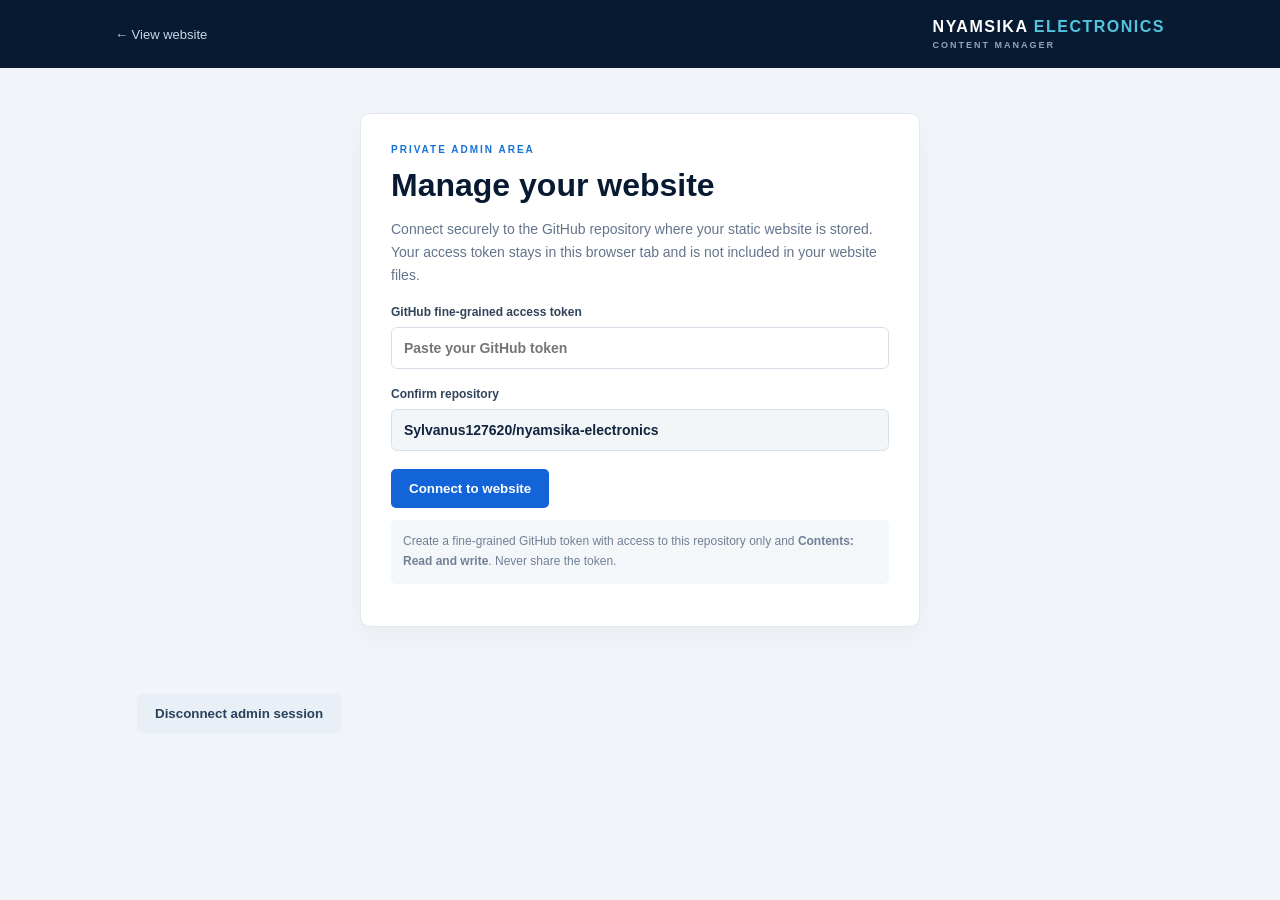
<file: nyamsika-electronics-static/admin/index.html>
<!doctype html><html lang="en"><head><meta charset="utf-8"><meta name="viewport" content="width=device-width,initial-scale=1"><title>Admin | Nyamsika Electronics</title><link rel="stylesheet" href="admin.css"></head><body><header><a href="../" class="back">← View website</a><div class="brand">NYAMSIKA <span>ELECTRONICS</span> <small>CONTENT MANAGER</small></div></header><main><section class="login panel" id="loginPanel"><div class="kicker">PRIVATE ADMIN AREA</div><h1>Manage your website</h1><p>Connect securely to the GitHub repository where your static website is stored. Your access token stays in this browser tab and is not included in your website files.</p><label>GitHub fine-grained access token<input id="token" type="password" placeholder="Paste your GitHub token" autocomplete="off"></label><label>Confirm repository<input id="repoDisplay" disabled></label><button id="connect" class="primary">Connect to website</button><div id="loginMsg" class="message"></div><p class="hint">Create a fine-grained GitHub token with access to this repository only and <b>Contents: Read and write</b>. Never share the token.</p></section>
<section class="dashboard" id="dashboard" hidden><div class="dash-head"><div><div class="kicker">CONTENT MANAGEMENT</div><h1>Your posts</h1><p>Publish, update or remove news and announcements.</p></div><button id="newPost" class="primary">＋ New post</button></div><div id="status" class="message"></div><div class="editor panel" id="editor" hidden><div class="editor-title"><h2 id="editorHeading">Create post</h2><button id="closeEditor" class="close">✕</button></div><input id="postId" type="hidden"><label>Post title<input id="title" maxlength="120" placeholder="e.g. New products available"></label><div class="two"><label>Category<input id="category" placeholder="News, Announcement, Offer..."></label><label>Publication date<input id="date" type="date"></label></div><label>Post text<textarea id="body" rows="6" placeholder="Write your announcement or article..."></textarea></label><label>Featured image<input id="imageFile" type="file" accept="image/*"></label><div id="imagePreview" class="preview"></div><input id="imagePath" type="hidden"><label>Video link <small>(YouTube, Vimeo or a public video URL)</small><input id="video" type="url" placeholder="https://youtu.be/..."></label><div class="form-actions"><button id="savePost" class="primary">Publish post</button><button id="cancel" class="secondary">Cancel</button></div><p class="hint">Images are saved in your GitHub repository. For videos, paste a YouTube, Vimeo or public video URL rather than uploading large video files into the website repository.</p></section><div id="postList" class="post-list"></div><button id="logout" class="secondary logout">Disconnect admin session</button></section></main><script src="../config.js"></script><script src="admin.js"></script></body></html>
</file>
<file: nyamsika-electronics-static/admin/admin.css>
*{box-sizing:border-box}body{margin:0;background:#f1f5f9;color:#10243d;font-family:Inter,Segoe UI,Arial,sans-serif}header{height:68px;background:#071a32;color:#fff;display:flex;align-items:center;justify-content:space-between;padding:0 max(calc((100% - 1050px)/2),5%)}.back{color:#c7d7e8;text-decoration:none;font-size:13px}.brand{font-weight:800;letter-spacing:1.5px}.brand span{color:#53c6df}.brand small{display:block;font-size:9px;letter-spacing:2px;color:#8ca6c0;margin-top:4px}main{max-width:1050px;margin:45px auto;padding:0 22px}.panel{background:white;border:1px solid #e1e8f0;border-radius:10px;padding:30px;box-shadow:0 10px 30px #10243d0a}.login{max-width:560px;margin:45px auto}.kicker{font-size:10px;letter-spacing:2px;font-weight:800;color:#1671d9}h1{font-size:32px;margin:12px 0;color:#071a32}p{color:#64748b;line-height:1.65;font-size:14px}label{display:block;font-size:12px;font-weight:700;color:#31445b;margin:18px 0}label small{font-weight:400;color:#718096}input,textarea{display:block;width:100%;margin-top:8px;border:1px solid #d7e0e9;border-radius:6px;padding:12px;font:inherit;font-size:14px;color:#10243d;background:#fff}input:focus,textarea:focus{outline:2px solid #b9d9ff;border-color:#1671d9}input:disabled{background:#f3f6f9}.primary,.secondary,.close{border:0;border-radius:5px;padding:12px 18px;font-weight:700;cursor:pointer}.primary{background:#1264d8;color:#fff}.primary:hover{background:#084da9}.secondary{background:#e9eff6;color:#29415b}.message{font-size:13px;margin:12px 0;color:#1264d8}.hint{font-size:12px;color:#718096;background:#f4f7fa;padding:12px;border-radius:5px}.dashboard[hidden],.editor[hidden],.login[hidden]{display:none}.dash-head{display:flex;justify-content:space-between;align-items:center;margin-bottom:22px}.dash-head p{margin:5px 0}.editor{margin:20px 0}.editor-title{display:flex;align-items:center;justify-content:space-between}.editor-title h2{margin:0;color:#071a32}.close{background:#edf2f7;color:#43556a}.two{display:grid;grid-template-columns:1fr 1fr;gap:15px}.form-actions{display:flex;gap:10px;margin-top:20px}.preview img{max-width:180px;max-height:130px;object-fit:cover;border-radius:5px}.post-list{display:grid;gap:12px}.post-row{background:white;border:1px solid #e1e8f0;border-radius:8px;padding:16px;display:flex;gap:15px;align-items:center}.post-row img{width:86px;height:68px;object-fit:cover;border-radius:5px;background:#eaf0f6}.post-row .details{flex:1;min-width:0}.post-row h3{margin:0 0 6px;font-size:16px}.post-row p{margin:0;font-size:12px}.post-actions{display:flex;gap:8px}.post-actions button{padding:8px 11px;border:0;border-radius:4px;cursor:pointer;font-weight:700}.edit{background:#e6f0ff;color:#1264d8}.delete{background:#fff0f0;color:#b42318}.logout{margin-top:22px}@media(max-width:600px){main{margin:20px auto;padding:0 13px}.panel{padding:20px}.dash-head{align-items:flex-start;gap:12px;flex-direction:column}.two{grid-template-columns:1fr}.post-row{align-items:flex-start;flex-wrap:wrap}.post-actions{width:100%;padding-left:100px}header{padding:0 15px}.brand{font-size:12px}}
</file>
